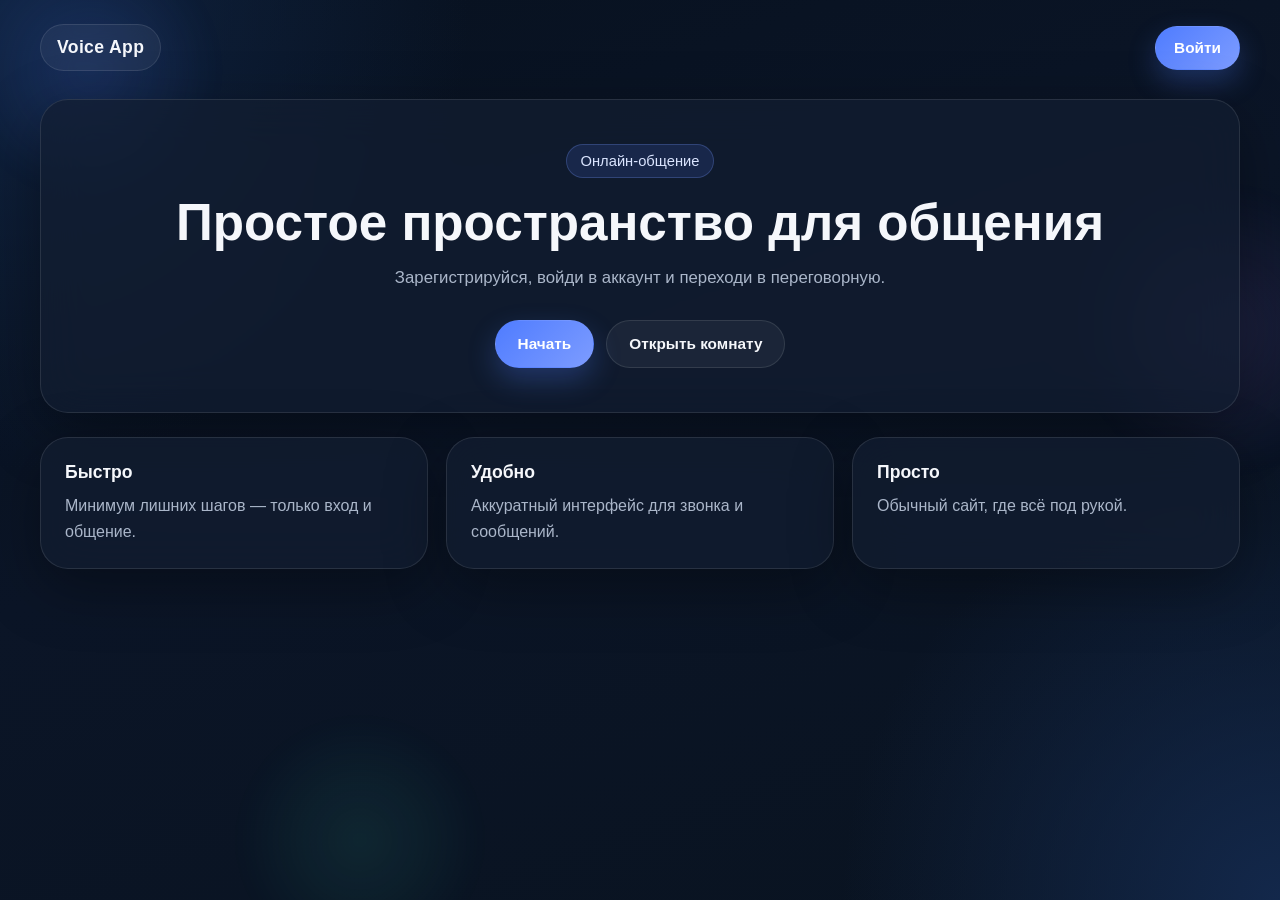
<file: frontend/src/pages/index.html>
<!DOCTYPE html>
<html lang="ru">
<head>
    <meta charset="UTF-8" />
    <meta name="viewport" content="width=device-width, initial-scale=1.0" />
    <title>Voice App</title>
    <link rel="stylesheet" href="../styles/main.css" />
</head>
<body>
<div class="bg-orb orb-1"></div>
<div class="bg-orb orb-2"></div>
<div class="bg-orb orb-3"></div>

<div class="page">
    <header class="header">
        <a href="./index.html" class="logo">Voice App</a>

        <nav class="nav">
            <a id="mainActionBtn" class="btn btn-primary" href="./login.html">Войти</a>
        </nav>
    </header>

    <main class="hero-section">
        <section class="hero-card glass-card fade-up">
            <div class="hero-badge">Онлайн-общение</div>
            <h1>Простое пространство для общения</h1>
            <p class="hero-text">
                Зарегистрируйся, войди в аккаунт и переходи в переговорную.
            </p>

            <div class="hero-actions">
                <a class="btn btn-primary btn-lg" href="./login.html">Начать</a>
                <a class="btn btn-ghost btn-lg" href="./room.html">Открыть комнату</a>
            </div>
        </section>

        <section class="mini-cards fade-up delay-1">
            <article class="info-card glass-card">
                <h3>Быстро</h3>
                <p>Минимум лишних шагов — только вход и общение.</p>
            </article>

            <article class="info-card glass-card">
                <h3>Удобно</h3>
                <p>Аккуратный интерфейс для звонка и сообщений.</p>
            </article>

            <article class="info-card glass-card">
                <h3>Просто</h3>
                <p>Обычный сайт, где всё под рукой.</p>
            </article>
        </section>
    </main>
</div>

<script type="module" src="../js/index.js"></script>
</body>
</html>
</file>
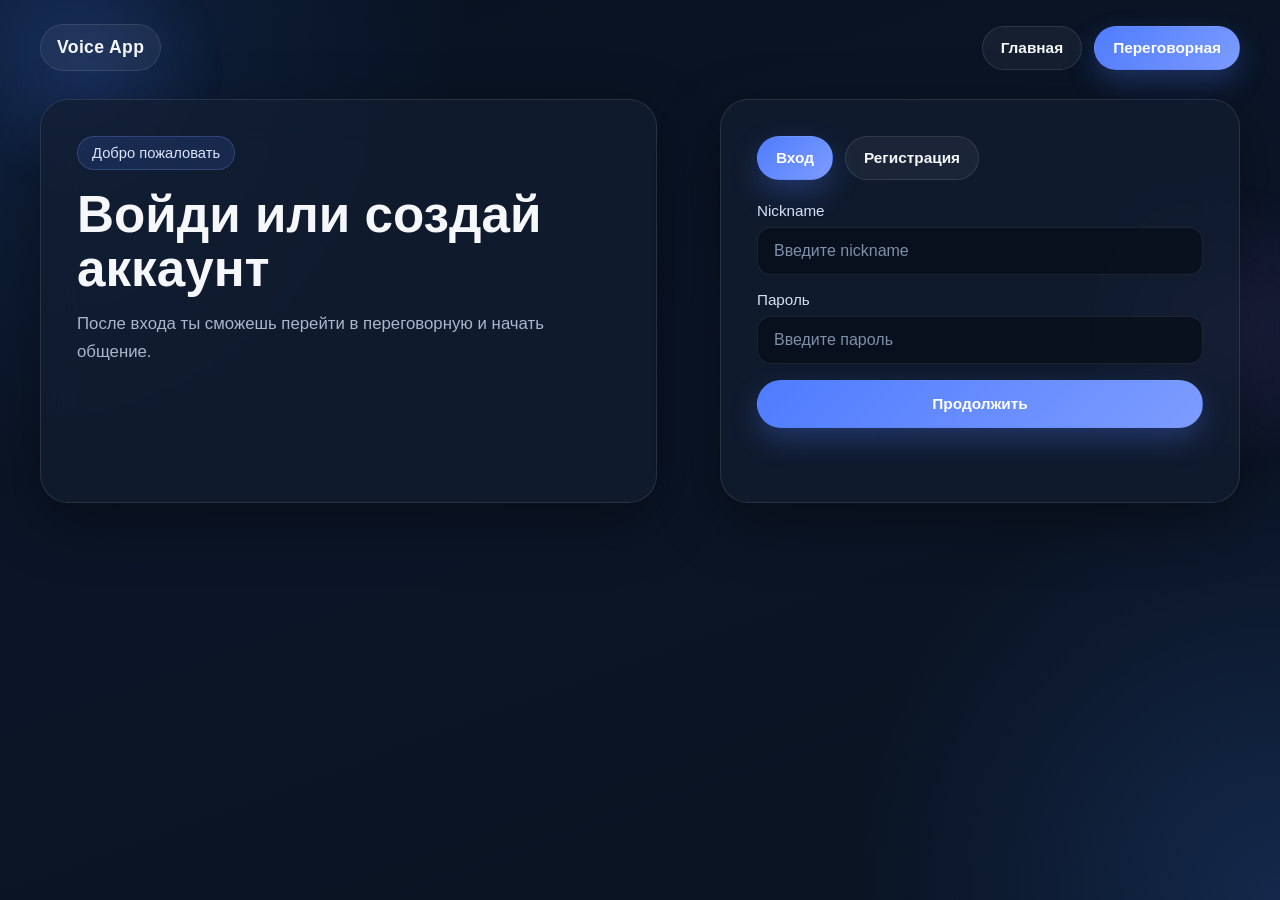
<file: frontend/src/pages/login.html>
<!DOCTYPE html>
<html lang="ru">
<head>
    <meta charset="UTF-8" />
    <meta name="viewport" content="width=device-width, initial-scale=1.0" />
    <title>Вход / Регистрация</title>
    <link rel="stylesheet" href="../styles/main.css" />
</head>
<body>
<div class="bg-orb orb-1"></div>
<div class="bg-orb orb-2"></div>

<div class="page auth-page">
    <header class="header">
        <a href="./index.html" class="logo">Voice App</a>

        <nav class="nav">
            <a class="btn btn-ghost" href="./index.html">Главная</a>
            <a class="btn btn-primary" href="./room.html">Переговорная</a>
        </nav>
    </header>

    <main class="auth-layout">
        <section class="auth-side fade-up">
            <div class="glass-card auth-side-card">
                <div class="hero-badge">Добро пожаловать</div>
                <h1>Войди или создай аккаунт</h1>
                <p class="hero-text">
                    После входа ты сможешь перейти в переговорную и начать общение.
                </p>
            </div>
        </section>

        <section class="auth-main fade-up delay-1">
            <div class="glass-card auth-card">
                <div class="tabs auth-tabs">
                    <button id="loginTab" class="btn btn-primary" type="button">Вход</button>
                    <button id="registerTab" class="btn btn-ghost" type="button">Регистрация</button>
                </div>

                <form id="authForm" class="form auth-form">
                    <label class="field">
                        <span class="field-label">Nickname</span>
                        <input
                                id="nickname"
                                type="text"
                                placeholder="Введите nickname"
                                autocomplete="username"
                                required
                        />
                    </label>

                    <label class="field">
                        <span class="field-label">Пароль</span>
                        <input
                                id="password"
                                type="password"
                                placeholder="Введите пароль"
                                autocomplete="current-password"
                                required
                        />
                    </label>

                    <button class="btn btn-primary btn-lg auth-submit" type="submit">
                        Продолжить
                    </button>
                </form>

                <p id="status" class="status"></p>
            </div>
        </section>
    </main>
</div>

<script type="module" src="../js/login.js"></script>
</body>
</html>
</file>
<file: frontend/src/styles/main.css>
* {
    box-sizing: border-box;
}

:root {
    --bg: #07111f;
    --bg-soft: #0d1b2f;
    --panel: rgba(18, 30, 49, 0.72);
    --panel-strong: rgba(14, 24, 40, 0.92);
    --border: rgba(255, 255, 255, 0.1);
    --text: #f5f7fb;
    --muted: #aab6c9;
    --primary: #4f7cff;
    --primary-2: #7d9cff;
    --danger: #ff5f7a;
    --shadow: 0 18px 60px rgba(0, 0, 0, 0.35);
    --radius-xl: 28px;
    --radius-lg: 20px;
    --radius-md: 14px;
}

html,
body {
    min-height: 100%;
}

body {
    margin: 0;
    font-family: Inter, Arial, sans-serif;
    color: var(--text);
    background:
            radial-gradient(circle at top left, #102443 0%, transparent 30%),
            radial-gradient(circle at bottom right, #13284b 0%, transparent 28%),
            linear-gradient(160deg, #07111f 0%, #0b1527 45%, #091320 100%);
    overflow-x: hidden;
}

a {
    color: inherit;
    text-decoration: none;
}

button,
input {
    font: inherit;
}

.page {
    position: relative;
    z-index: 2;
    width: min(1200px, calc(100% - 32px));
    margin: 0 auto;
    padding: 24px 0 48px;
}

.header {
    display: flex;
    align-items: center;
    justify-content: space-between;
    gap: 16px;
    margin-bottom: 28px;
}

.logo {
    font-size: 1.1rem;
    font-weight: 700;
    letter-spacing: 0.02em;
    padding: 12px 16px;
    border-radius: 999px;
    background: rgba(255, 255, 255, 0.05);
    border: 1px solid var(--border);
    backdrop-filter: blur(16px);
    -webkit-backdrop-filter: blur(16px);
}

.nav {
    display: flex;
    align-items: center;
    gap: 12px;
    flex-wrap: wrap;
}

.glass-card {
    background: var(--panel);
    border: 1px solid var(--border);
    border-radius: var(--radius-xl);
    box-shadow: var(--shadow);
    backdrop-filter: blur(22px);
    -webkit-backdrop-filter: blur(22px);
}

.hero-section {
    display: flex;
    flex-direction: column;
    gap: 24px;
}

.hero-card {
    padding: 44px;
    text-align: center;
}

.hero-badge {
    display: inline-flex;
    align-items: center;
    justify-content: center;
    margin-bottom: 18px;
    padding: 8px 14px;
    border-radius: 999px;
    background: rgba(79, 124, 255, 0.14);
    border: 1px solid rgba(125, 156, 255, 0.25);
    color: #dbe5ff;
    font-size: 0.92rem;
}

.hero-card h1,
.auth-side-card h1,
.room-top h1 {
    margin: 0 0 14px;
    font-size: clamp(2rem, 4vw, 3.4rem);
    line-height: 1.05;
}

.hero-text,
.subtitle {
    color: var(--muted);
}

.hero-text {
    max-width: 650px;
    margin: 0 auto;
    font-size: 1.05rem;
    line-height: 1.7;
}

.hero-actions,
.actions,
.tabs {
    display: flex;
    align-items: center;
    gap: 12px;
    flex-wrap: wrap;
}

.hero-actions {
    justify-content: center;
    margin-top: 28px;
}

.mini-cards {
    display: grid;
    grid-template-columns: repeat(3, 1fr);
    gap: 18px;
}

.info-card {
    padding: 24px;
}

.info-card h3 {
    margin: 0 0 10px;
    font-size: 1.1rem;
}

.info-card p {
    margin: 0;
    color: var(--muted);
    line-height: 1.6;
}

.auth-page {
    min-height: 100vh;
}

.auth-layout {
    display: grid;
    grid-template-columns: 1.05fr 0.95fr;
    gap: 24px;
    align-items: stretch;
}

.auth-side,
.auth-main {
    display: flex;
}

.auth-side-card,
.auth-card {
    width: 100%;
    padding: 36px;
}

.auth-card {
    max-width: 520px;
    margin-left: auto;
}

.auth-tabs {
    margin-bottom: 22px;
}

.form {
    display: flex;
    flex-direction: column;
    gap: 16px;
}

.field {
    display: flex;
    flex-direction: column;
    gap: 8px;
}

.field-label {
    color: #d7e1f3;
    font-size: 0.95rem;
}

input {
    width: 100%;
    padding: 14px 16px;
    border-radius: var(--radius-md);
    border: 1px solid rgba(255, 255, 255, 0.08);
    background: rgba(7, 14, 25, 0.72);
    color: var(--text);
    outline: none;
    transition: border-color 0.25s ease, transform 0.25s ease, box-shadow 0.25s ease;
}

input::placeholder {
    color: #7f90ab;
}

input:focus {
    border-color: rgba(125, 156, 255, 0.55);
    box-shadow: 0 0 0 4px rgba(79, 124, 255, 0.14);
    transform: translateY(-1px);
}

.btn {
    border: 1px solid transparent;
    border-radius: 999px;
    padding: 12px 18px;
    cursor: pointer;
    transition:
            transform 0.22s ease,
            box-shadow 0.22s ease,
            background 0.22s ease,
            border-color 0.22s ease,
            opacity 0.22s ease;
    font-size: 0.96rem;
    font-weight: 600;
}

.btn:hover {
    transform: translateY(-2px);
}

.btn:active {
    transform: translateY(0);
}

.btn-lg {
    padding: 14px 22px;
}

.btn-primary {
    color: white;
    background: linear-gradient(135deg, var(--primary) 0%, var(--primary-2) 100%);
    box-shadow: 0 12px 28px rgba(79, 124, 255, 0.28);
}

.btn-ghost {
    color: var(--text);
    background: rgba(255, 255, 255, 0.05);
    border-color: var(--border);
}

.btn-danger {
    color: white;
    background: linear-gradient(135deg, #ff5f7a 0%, #ff7f8d 100%);
    box-shadow: 0 12px 28px rgba(255, 95, 122, 0.22);
}

.status {
    min-height: 24px;
    margin: 14px 0 0;
    color: #c7d6ff;
}

.room-top {
    padding: 24px 26px;
    margin-bottom: 22px;
}

.room-top-row {
    display: flex;
    justify-content: space-between;
    align-items: center;
    gap: 18px;
}

.room-connect {
    display: flex;
    align-items: center;
    gap: 12px;
    min-width: min(100%, 420px);
}

.room-connect input {
    min-width: 220px;
}

.room-status {
    margin-top: 14px;
}

.room-layout {
    display: grid;
    grid-template-columns: 1.65fr 0.95fr;
    gap: 22px;
}

.video-section,
.chat-section {
    padding: 24px;
}

.section-title {
    margin-bottom: 16px;
}

.section-title h2 {
    margin: 0;
    font-size: 1.28rem;
}

.videos {
    display: grid;
    grid-template-columns: 1fr 1fr;
    gap: 16px;
    margin-bottom: 18px;
}

.video-card {
    padding: 14px;
    border-radius: 22px;
    background: rgba(8, 16, 28, 0.48);
    border: 1px solid rgba(255, 255, 255, 0.06);
}

.video-label {
    display: inline-block;
    margin-bottom: 10px;
    font-size: 0.92rem;
    color: var(--muted);
}

video {
    width: 100%;
    min-height: 250px;
    border-radius: 18px;
    background:
            linear-gradient(180deg, rgba(23, 31, 46, 0.65), rgba(7, 11, 20, 0.92)),
            #05070c;
    border: 1px solid rgba(255, 255, 255, 0.06);
    box-shadow: inset 0 1px 0 rgba(255, 255, 255, 0.04);
}

.room-actions {
    margin-top: 8px;
}

.chat-section {
    display: flex;
    flex-direction: column;
}

.messages {
    flex: 1;
    min-height: 340px;
    max-height: 460px;
    overflow-y: auto;
    padding: 14px;
    border-radius: 18px;
    background: rgba(7, 14, 25, 0.7);
    border: 1px solid rgba(255, 255, 255, 0.06);
    margin-bottom: 14px;
    scrollbar-width: thin;
    scrollbar-color: rgba(125, 156, 255, 0.35) transparent;
}

.messages::-webkit-scrollbar {
    width: 8px;
}

.messages::-webkit-scrollbar-thumb {
    background: rgba(125, 156, 255, 0.35);
    border-radius: 999px;
}

.message {
    margin-bottom: 10px;
    padding: 12px 14px;
    border-radius: 14px;
    background: rgba(255, 255, 255, 0.06);
    color: var(--text);
    line-height: 1.45;
    animation: popIn 0.25s ease;
}

.message-own {
    background: rgba(79, 124, 255, 0.22);
    border: 1px solid rgba(125, 156, 255, 0.18);
}

.chat-input-row {
    display: flex;
    gap: 10px;
}

.chat-input-row input {
    flex: 1;
}

.bg-orb {
    position: fixed;
    z-index: 0;
    border-radius: 50%;
    filter: blur(14px);
    pointer-events: none;
    opacity: 0.48;
    animation: floatOrb 14s ease-in-out infinite;
}

.orb-1 {
    width: 260px;
    height: 260px;
    top: -60px;
    left: -40px;
    background: radial-gradient(circle, rgba(79, 124, 255, 0.36) 0%, rgba(79, 124, 255, 0) 70%);
}

.orb-2 {
    width: 300px;
    height: 300px;
    right: -90px;
    top: 20%;
    background: radial-gradient(circle, rgba(168, 119, 255, 0.26) 0%, rgba(168, 119, 255, 0) 70%);
    animation-delay: -4s;
}

.orb-3 {
    width: 260px;
    height: 260px;
    bottom: -70px;
    left: 18%;
    background: radial-gradient(circle, rgba(79, 255, 207, 0.18) 0%, rgba(79, 255, 207, 0) 70%);
    animation-delay: -7s;
}

.fade-up {
    opacity: 0;
    transform: translateY(18px);
    animation: fadeUp 0.7s ease forwards;
}

.delay-1 {
    animation-delay: 0.12s;
}

@keyframes fadeUp {
    to {
        opacity: 1;
        transform: translateY(0);
    }
}

@keyframes floatOrb {
    0%, 100% {
        transform: translate3d(0, 0, 0) scale(1);
    }
    50% {
        transform: translate3d(0, -18px, 0) scale(1.05);
    }
}

@keyframes popIn {
    from {
        opacity: 0;
        transform: translateY(6px) scale(0.98);
    }
    to {
        opacity: 1;
        transform: translateY(0) scale(1);
    }
}

@media (max-width: 980px) {
    .auth-layout,
    .room-layout,
    .mini-cards,
    .videos {
        grid-template-columns: 1fr;
    }

    .auth-card {
        max-width: none;
        margin-left: 0;
    }

    .room-top-row {
        flex-direction: column;
        align-items: stretch;
    }

    .room-connect {
        min-width: 0;
        width: 100%;
    }

    .room-connect input {
        min-width: 0;
    }
}

@media (max-width: 640px) {
    .page {
        width: min(100% - 20px, 1200px);
        padding-top: 18px;
        padding-bottom: 28px;
    }

    .header {
        flex-direction: column;
        align-items: stretch;
    }

    .nav,
    .hero-actions,
    .actions,
    .tabs,
    .chat-input-row,
    .room-connect {
        flex-direction: column;
    }

    .btn,
    .chat-input-row .btn,
    .room-connect .btn {
        width: 100%;
    }

    .hero-card,
    .auth-side-card,
    .auth-card,
    .video-section,
    .chat-section,
    .room-top {
        padding: 22px 18px;
    }

    .hero-card h1,
    .auth-side-card h1,
    .room-top h1 {
        font-size: 2rem;
    }

    video {
        min-height: 210px;
    }
}

.token-block {
    margin-top: 20px;
}

.token-label {
    font-size: 14px;
    opacity: 0.7;
    margin-bottom: 6px;
}

.token-value {
    background: rgba(0, 0, 0, 0.3);
    border-radius: 10px;
    padding: 12px;
    font-size: 12px;
    word-break: break-all;
    line-height: 1.4;
    border: 1px solid rgba(255, 255, 255, 0.05);
}
</file>
